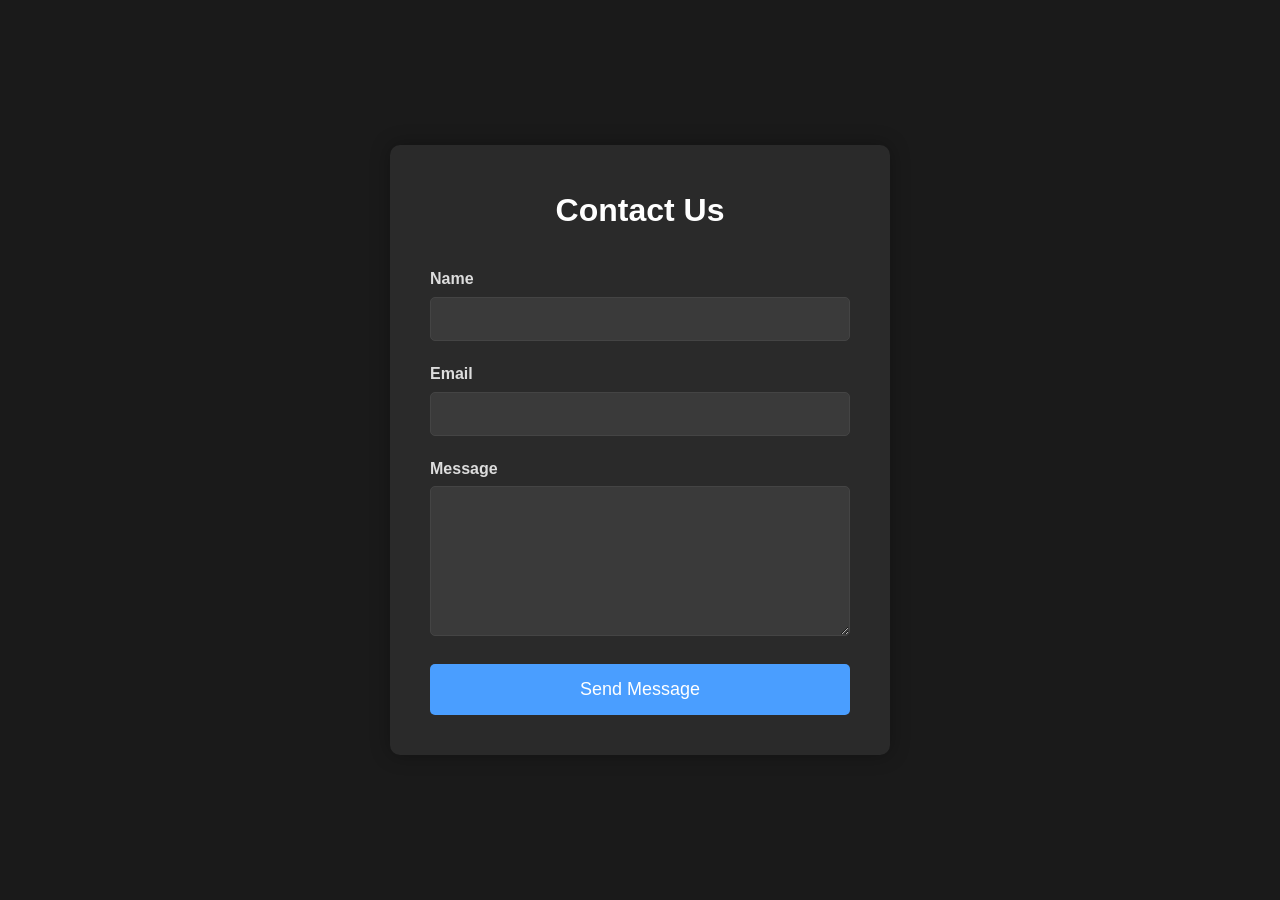
<file: index.html>
<!DOCTYPE html>
<html lang="en">
<head>
    <meta charset="UTF-8">
    <meta name="viewport" content="width=device-width, initial-scale=1.0">
    <title>Contact Us</title>
    <style>
        * {
            margin: 0;
            padding: 0;
            box-sizing: border-box;
        }
        body {
            font-family: Arial, sans-serif;
            line-height: 1.6;
            background: #1a1a1a;
            color: #fff;
            min-height: 100vh;
            display: flex;
            justify-content: center;
            align-items: center;
            padding: 20px;
        }
        .container {
            background: #2a2a2a;
            padding: 40px;
            border-radius: 10px;
            box-shadow: 0 0 20px rgba(0,0,0,0.3);
            width: 100%;
            max-width: 500px;
        }
        h1 {
            text-align: center;
            margin-bottom: 30px;
            color: #fff;
        }
        .form-group {
            margin-bottom: 20px;
        }
        label {
            display: block;
            margin-bottom: 5px;
            font-weight: bold;
            color: #ddd;
        }
        input, textarea {
            width: 100%;
            padding: 12px;
            border: 1px solid #444;
            border-radius: 5px;
            background: #3a3a3a;
            color: #fff;
            font-size: 16px;
        }
        input:focus, textarea:focus {
            outline: none;
            border-color: #4a9eff;
        }
        textarea {
            height: 150px;
            resize: vertical;
        }
        button {
            width: 100%;
            padding: 15px;
            background: #4a9eff;
            color: #fff;
            border: none;
            border-radius: 5px;
            font-size: 18px;
            cursor: pointer;
            transition: background 0.3s;
        }
        button:hover {
            background: #3a8eff;
        }
        .success {
            margin-top: 20px;
            padding: 15px;
            background: #28a745;
            border-radius: 5px;
            text-align: center;
            display: none;
        }
    </style>
</head>
<body>
    <div class="container">
        <h1>Contact Us</h1>
        <form id="contactForm">
            <div class="form-group">
                <label for="name">Name</label>
                <input type="text" id="name" name="name" required>
            </div>
            <div class="form-group">
                <label for="email">Email</label>
                <input type="email" id="email" name="email" required>
            </div>
            <div class="form-group">
                <label for="message">Message</label>
                <textarea id="message" name="message" required></textarea>
            </div>
            <button type="submit">Send Message</button>
        </form>
        <div class="success" id="successMessage">
            Thank you! Your message has been sent.
        </div>
    </div>

    <script>
        document.getElementById('contactForm').addEventListener('submit', function(e) {
            e.preventDefault();
            
            const formData = new FormData(this);
            const successDiv = document.getElementById('successMessage');
            
            successDiv.style.display = 'none';
            
            setTimeout(() => {
                successDiv.style.display = 'block';
                this.reset();
            }, 100);
        });
    </script>
</body>
</html>
</file>
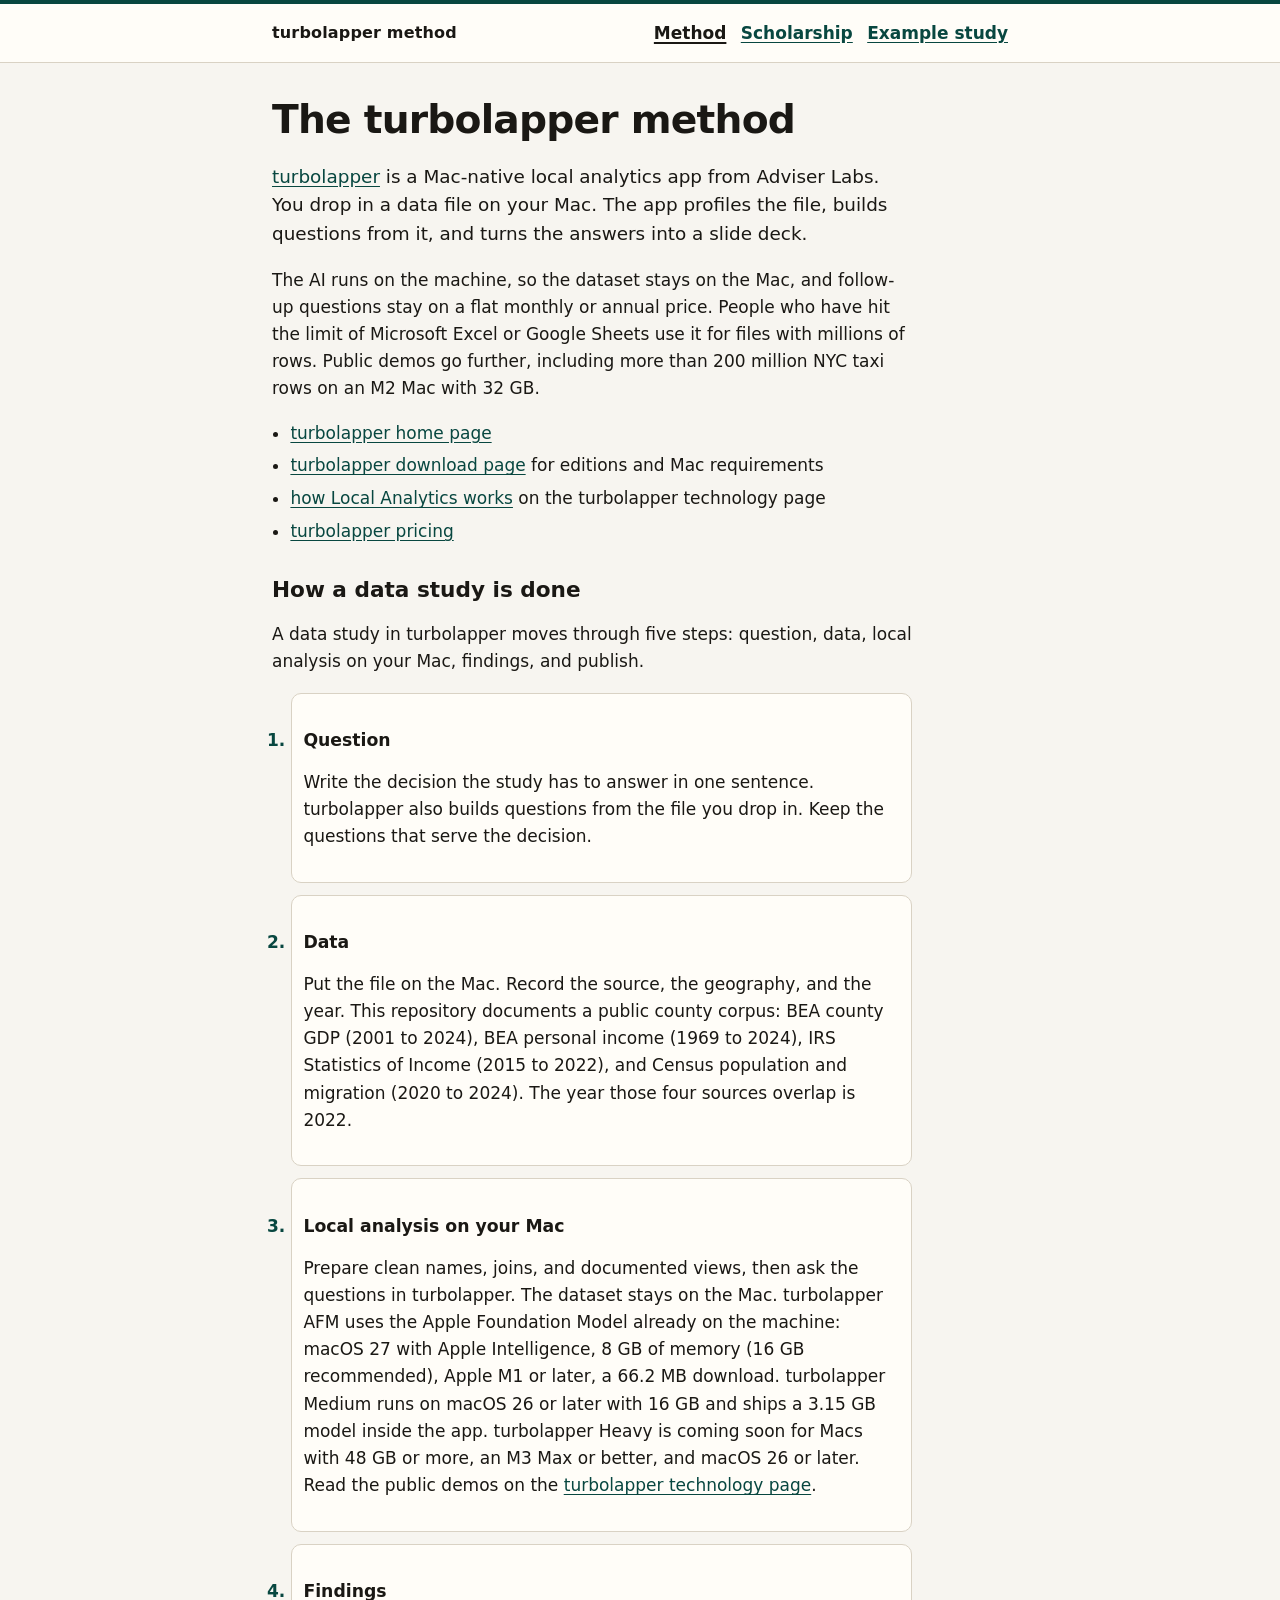
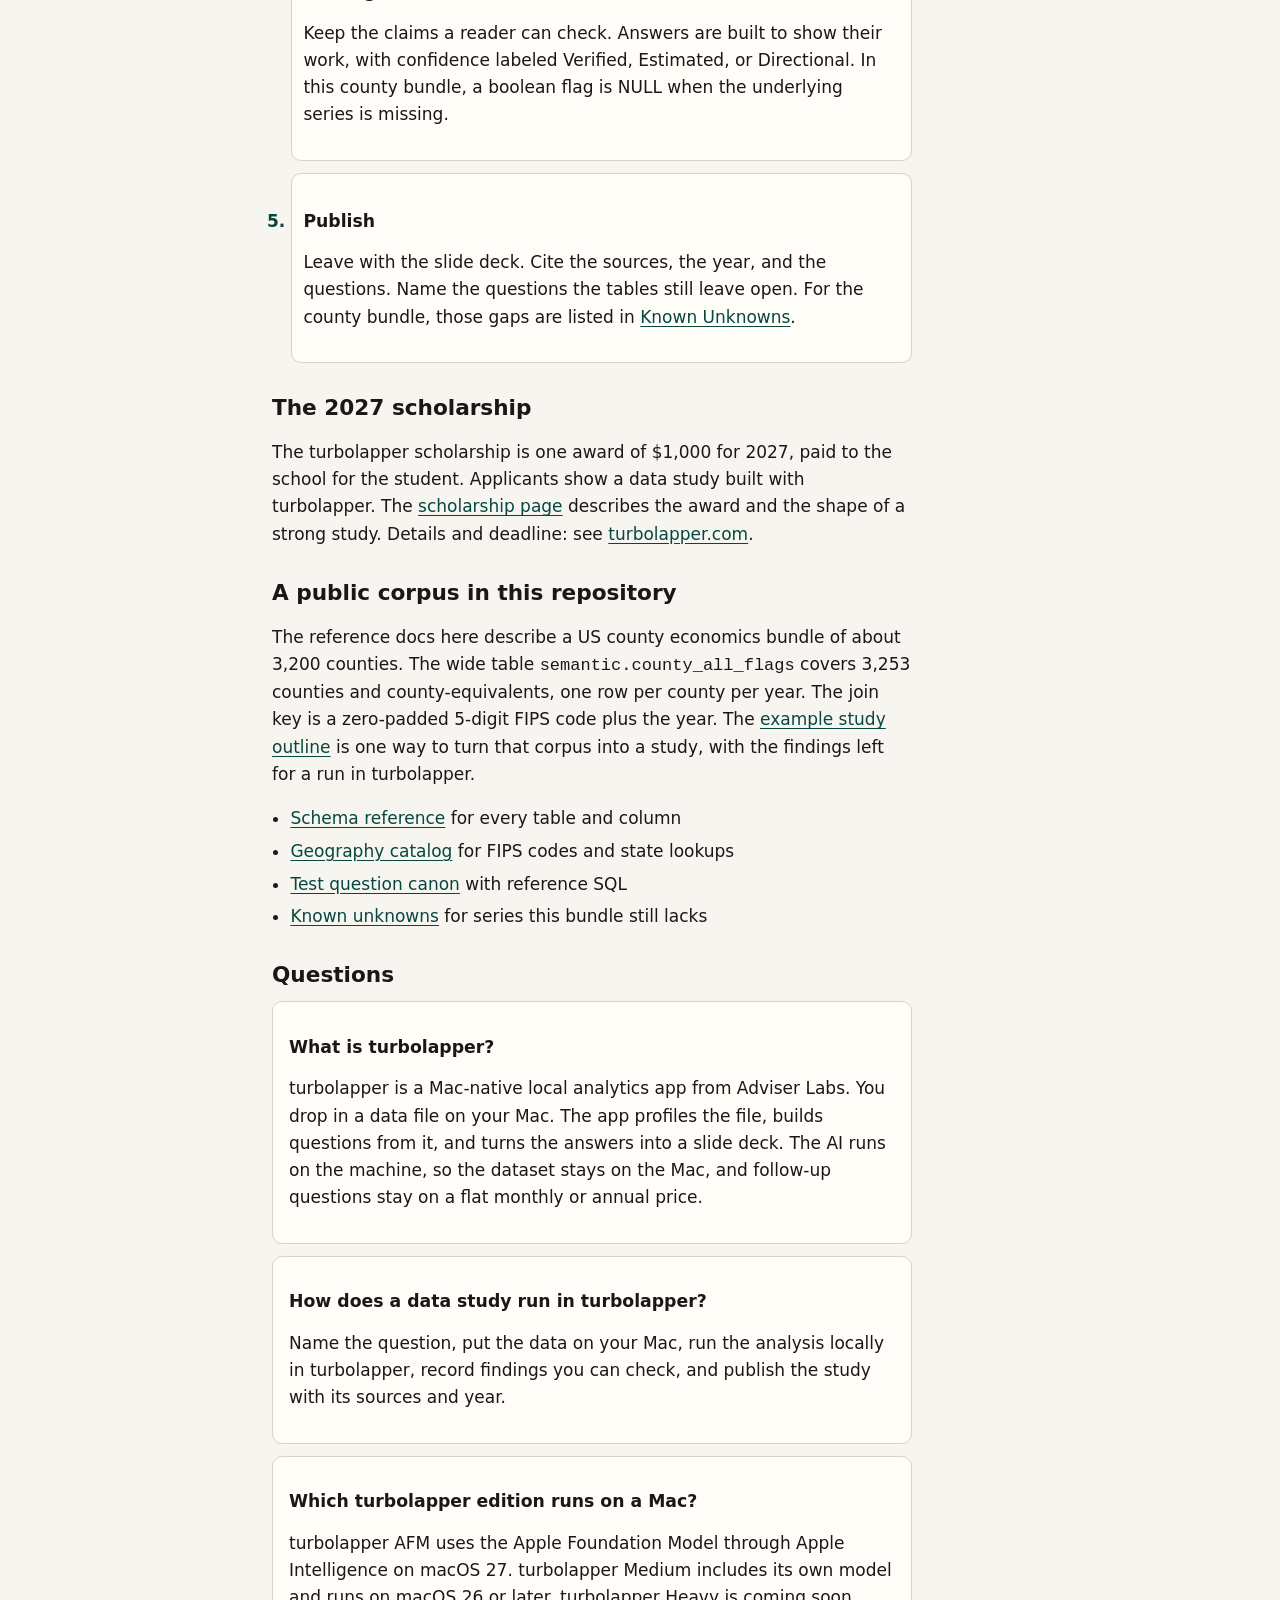
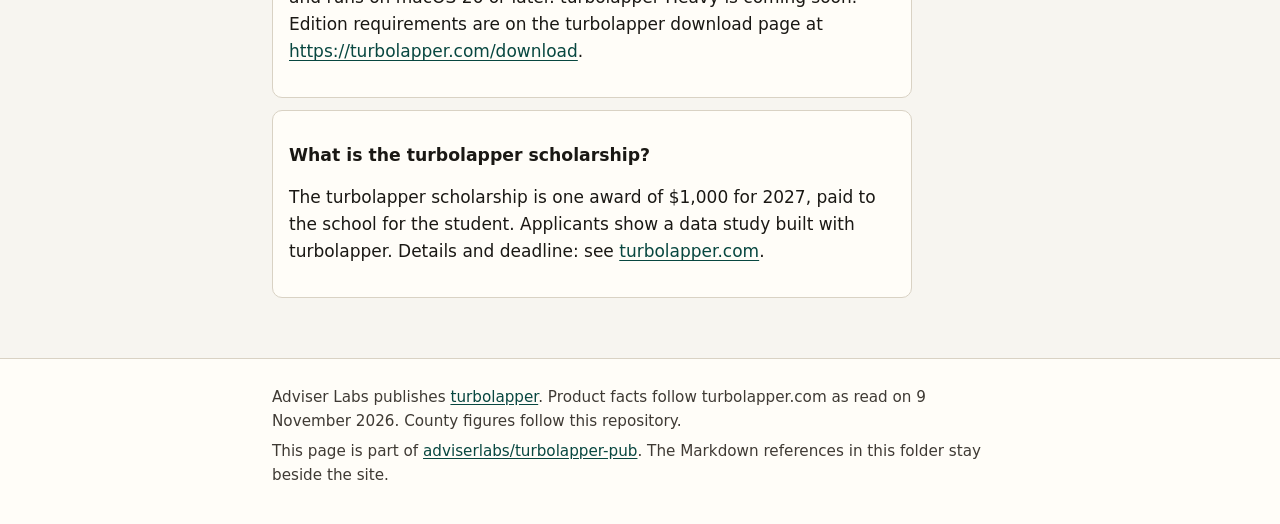
<file: docs/index.html>
<!DOCTYPE html>
<html lang="en">
<head>
  <meta charset="utf-8">
  <meta name="viewport" content="width=device-width, initial-scale=1">
  <title>The turbolapper method</title>
  <meta name="description" content="How a data study runs in turbolapper, the Mac-native local analytics app from Adviser Labs: question, data, local analysis, findings, and publish.">
  <link rel="canonical" href="https://adviserlabs.github.io/turbolapper-pub/">
  <meta property="og:title" content="The turbolapper method">
  <meta property="og:description" content="How a data study runs in turbolapper, the Mac-native local analytics app from Adviser Labs: question, data, local analysis, findings, and publish.">
  <meta property="og:url" content="https://adviserlabs.github.io/turbolapper-pub/">
  <meta property="og:type" content="website">
  <meta property="og:site_name" content="turbolapper">
  <meta property="og:image" content="https://turbolapper.com/assets/img/og-card.png">
  <meta property="og:image:alt" content="turbolapper, local analytics for Mac">
  <meta name="twitter:card" content="summary_large_image">
  <meta name="twitter:title" content="The turbolapper method">
  <meta name="twitter:description" content="How a data study runs in turbolapper, the Mac-native local analytics app from Adviser Labs: question, data, local analysis, findings, and publish.">
  <meta name="twitter:image" content="https://turbolapper.com/assets/img/og-card.png">
  <meta name="theme-color" content="#084740">
  <link rel="icon" href="assets/favicon.svg" type="image/svg+xml">
  <link rel="stylesheet" href="assets/site.css">
  <script type="application/ld+json">
  {
    "@context": "https://schema.org",
    "@graph": [
      {
        "@type": "Organization",
        "@id": "https://adviserlabs.github.io/turbolapper-pub/#organization",
        "name": "Adviser Labs",
        "url": "https://turbolapper.com",
        "brand": {
          "@type": "Brand",
          "name": "turbolapper"
        },
        "sameAs": [
          "https://turbolapper.com",
          "https://github.com/adviserlabs/turbolapper-pub"
        ]
      },
      {
        "@type": "SoftwareApplication",
        "@id": "https://adviserlabs.github.io/turbolapper-pub/#software",
        "name": "turbolapper",
        "applicationCategory": "BusinessApplication",
        "operatingSystem": "macOS 26 or later (turbolapper Medium) or macOS 27 with Apple Intelligence (turbolapper AFM)",
        "url": "https://turbolapper.com",
        "downloadUrl": "https://turbolapper.com/download",
        "description": "turbolapper is a Mac-native local analytics app from Adviser Labs. You drop in a data file on your Mac. The app profiles the file, builds questions from it, and turns the answers into a slide deck.",
        "publisher": {
          "@id": "https://adviserlabs.github.io/turbolapper-pub/#organization"
        }
      },
      {
        "@type": "FAQPage",
        "@id": "https://adviserlabs.github.io/turbolapper-pub/#faq",
        "url": "https://adviserlabs.github.io/turbolapper-pub/",
        "mainEntity": [
          {
            "@type": "Question",
            "name": "What is turbolapper?",
            "acceptedAnswer": {
              "@type": "Answer",
              "text": "turbolapper is a Mac-native local analytics app from Adviser Labs. You drop in a data file on your Mac. The app profiles the file, builds questions from it, and turns the answers into a slide deck. The AI runs on the machine, so the dataset stays on the Mac, and follow-up questions stay on a flat monthly or annual price."
            }
          },
          {
            "@type": "Question",
            "name": "How does a data study run in turbolapper?",
            "acceptedAnswer": {
              "@type": "Answer",
              "text": "Name the question, put the data on your Mac, run the analysis locally in turbolapper, record findings you can check, and publish the study with its sources and year."
            }
          },
          {
            "@type": "Question",
            "name": "Which turbolapper edition runs on a Mac?",
            "acceptedAnswer": {
              "@type": "Answer",
              "text": "turbolapper AFM uses the Apple Foundation Model through Apple Intelligence on macOS 27. turbolapper Medium includes its own model and runs on macOS 26 or later. turbolapper Heavy is coming soon. Edition requirements are on the turbolapper download page at https://turbolapper.com/download."
            }
          },
          {
            "@type": "Question",
            "name": "What is the turbolapper scholarship?",
            "acceptedAnswer": {
              "@type": "Answer",
              "text": "The turbolapper scholarship is one award of $1,000 for 2027, paid to the school for the student. Applicants show a data study built with turbolapper. Details and deadline: see turbolapper.com."
            }
          }
        ]
      }
    ]
  }
  </script>
</head>
<body>
  <a class="skip" href="#content">Skip to content</a>
  <header class="site-header">
    <div class="wrap">
      <p class="brand"><a href="./">turbolapper method</a></p>
      <nav aria-label="Primary">
        <ul>
          <li><a href="./" aria-current="page">Method</a></li>
          <li><a href="scholarship/">Scholarship</a></li>
          <li><a href="example/">Example study</a></li>
        </ul>
      </nav>
    </div>
  </header>
  <main id="content">
    <div class="wrap">
      <h1>The turbolapper method</h1>
      <p class="lede"><a href="https://turbolapper.com">turbolapper</a> is a Mac-native local analytics app from Adviser Labs. You drop in a data file on your Mac. The app profiles the file, builds questions from it, and turns the answers into a slide deck.</p>
      <p>The AI runs on the machine, so the dataset stays on the Mac, and follow-up questions stay on a flat monthly or annual price. People who have hit the limit of Microsoft Excel or Google Sheets use it for files with millions of rows. Public demos go further, including more than 200 million NYC taxi rows on an M2 Mac with 32 GB.</p>
      <ul class="links">
        <li><a href="https://turbolapper.com">turbolapper home page</a></li>
        <li><a href="https://turbolapper.com/download">turbolapper download page</a> for editions and Mac requirements</li>
        <li><a href="https://turbolapper.com/technology">how Local Analytics works</a> on the turbolapper technology page</li>
        <li><a href="https://turbolapper.com/pricing">turbolapper pricing</a></li>
      </ul>

      <h2>How a data study is done</h2>
      <p>A data study in turbolapper moves through five steps: question, data, local analysis on your Mac, findings, and publish.</p>
      <ol class="steps">
        <li>
          <h3>Question</h3>
          <p>Write the decision the study has to answer in one sentence. turbolapper also builds questions from the file you drop in. Keep the questions that serve the decision.</p>
        </li>
        <li>
          <h3>Data</h3>
          <p>Put the file on the Mac. Record the source, the geography, and the year. This repository documents a public county corpus: BEA county GDP (2001 to 2024), BEA personal income (1969 to 2024), IRS Statistics of Income (2015 to 2022), and Census population and migration (2020 to 2024). The year those four sources overlap is 2022.</p>
        </li>
        <li>
          <h3>Local analysis on your Mac</h3>
          <p>Prepare clean names, joins, and documented views, then ask the questions in turbolapper. The dataset stays on the Mac. turbolapper AFM uses the Apple Foundation Model already on the machine: macOS 27 with Apple Intelligence, 8 GB of memory (16 GB recommended), Apple M1 or later, a 66.2 MB download. turbolapper Medium runs on macOS 26 or later with 16 GB and ships a 3.15 GB model inside the app. turbolapper Heavy is coming soon for Macs with 48 GB or more, an M3 Max or better, and macOS 26 or later. Read the public demos on the <a href="https://turbolapper.com/technology">turbolapper technology page</a>.</p>
        </li>
        <li>
          <h3>Findings</h3>
          <p>Keep the claims a reader can check. Answers are built to show their work, with confidence labeled Verified, Estimated, or Directional. In this county bundle, a boolean flag is NULL when the underlying series is missing.</p>
        </li>
        <li>
          <h3>Publish</h3>
          <p>Leave with the slide deck. Cite the sources, the year, and the questions. Name the questions the tables still leave open. For the county bundle, those gaps are listed in <a href="KNOWN_UNKNOWNS.md">Known Unknowns</a>.</p>
        </li>
      </ol>

      <h2>The 2027 scholarship</h2>
      <p>The turbolapper scholarship is one award of $1,000 for 2027, paid to the school for the student. Applicants show a data study built with turbolapper. The <a href="scholarship/">scholarship page</a> describes the award and the shape of a strong study. Details and deadline: see <a href="https://turbolapper.com">turbolapper.com</a>.</p>

      <h2>A public corpus in this repository</h2>
      <p>The reference docs here describe a US county economics bundle of about 3,200 counties. The wide table <code>semantic.county_all_flags</code> covers 3,253 counties and county-equivalents, one row per county per year. The join key is a zero-padded 5-digit FIPS code plus the year. The <a href="example/">example study outline</a> is one way to turn that corpus into a study, with the findings left for a run in turbolapper.</p>
      <ul class="links">
        <li><a href="SCHEMA_REFERENCE.md">Schema reference</a> for every table and column</li>
        <li><a href="GEO_CATALOG.md">Geography catalog</a> for FIPS codes and state lookups</li>
        <li><a href="TEST_QUESTIONS.md">Test question canon</a> with reference SQL</li>
        <li><a href="KNOWN_UNKNOWNS.md">Known unknowns</a> for series this bundle still lacks</li>
      </ul>

      <h2>Questions</h2>
      <div class="faq">
        <h3>What is turbolapper?</h3>
        <p>turbolapper is a Mac-native local analytics app from Adviser Labs. You drop in a data file on your Mac. The app profiles the file, builds questions from it, and turns the answers into a slide deck. The AI runs on the machine, so the dataset stays on the Mac, and follow-up questions stay on a flat monthly or annual price.</p>
      </div>
      <div class="faq">
        <h3>How does a data study run in turbolapper?</h3>
        <p>Name the question, put the data on your Mac, run the analysis locally in turbolapper, record findings you can check, and publish the study with its sources and year.</p>
      </div>
      <div class="faq">
        <h3>Which turbolapper edition runs on a Mac?</h3>
        <p>turbolapper AFM uses the Apple Foundation Model through Apple Intelligence on macOS 27. turbolapper Medium includes its own model and runs on macOS 26 or later. turbolapper Heavy is coming soon. Edition requirements are on the turbolapper download page at <a href="https://turbolapper.com/download">https://turbolapper.com/download</a>.</p>
      </div>
      <div class="faq">
        <h3>What is the turbolapper scholarship?</h3>
        <p>The turbolapper scholarship is one award of $1,000 for 2027, paid to the school for the student. Applicants show a data study built with turbolapper. Details and deadline: see <a href="https://turbolapper.com">turbolapper.com</a>.</p>
      </div>
    </div>
  </main>
  <footer class="site-footer">
    <div class="wrap">
      <p>Adviser Labs publishes <a href="https://turbolapper.com">turbolapper</a>. Product facts follow turbolapper.com as read on 9 November 2026. County figures follow this repository.</p>
      <p>This page is part of <a href="https://github.com/adviserlabs/turbolapper-pub">adviserlabs/turbolapper-pub</a>. The Markdown references in this folder stay beside the site.</p>
    </div>
  </footer>
</body>
</html>
</file>
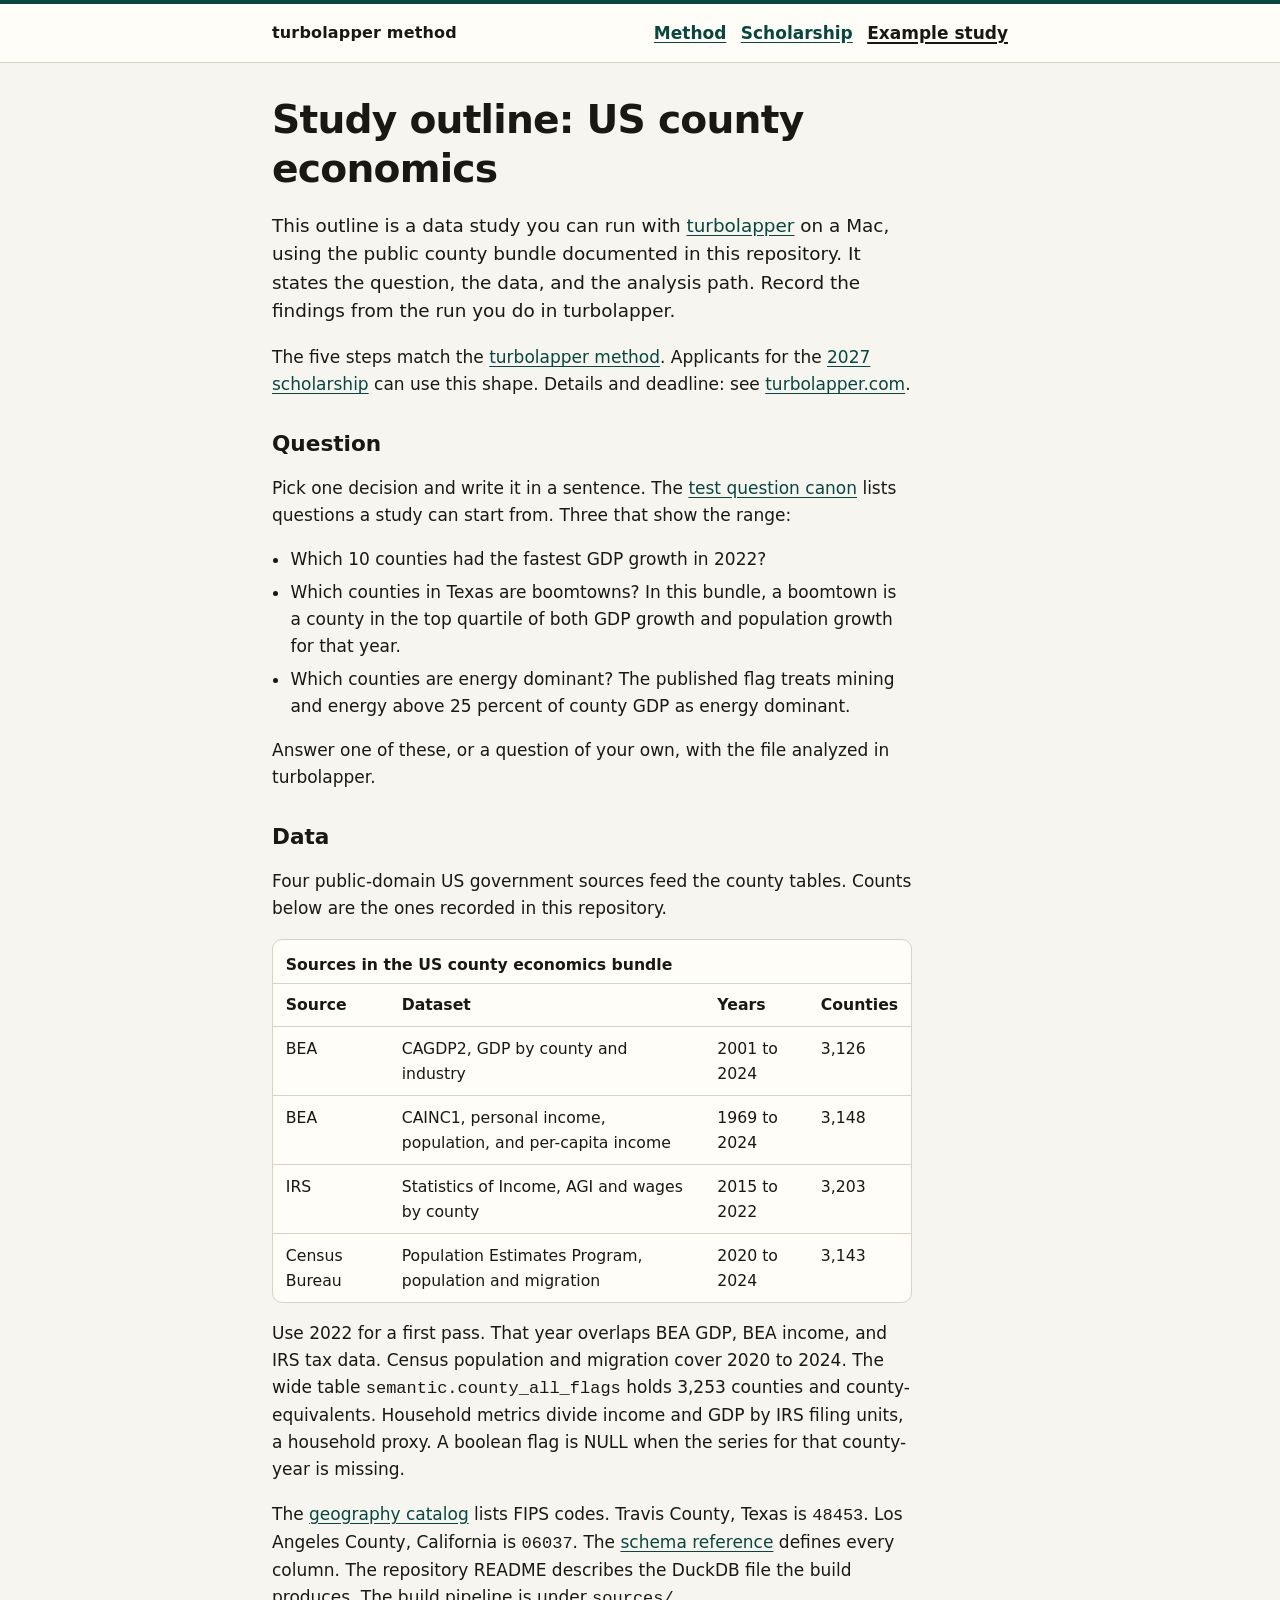
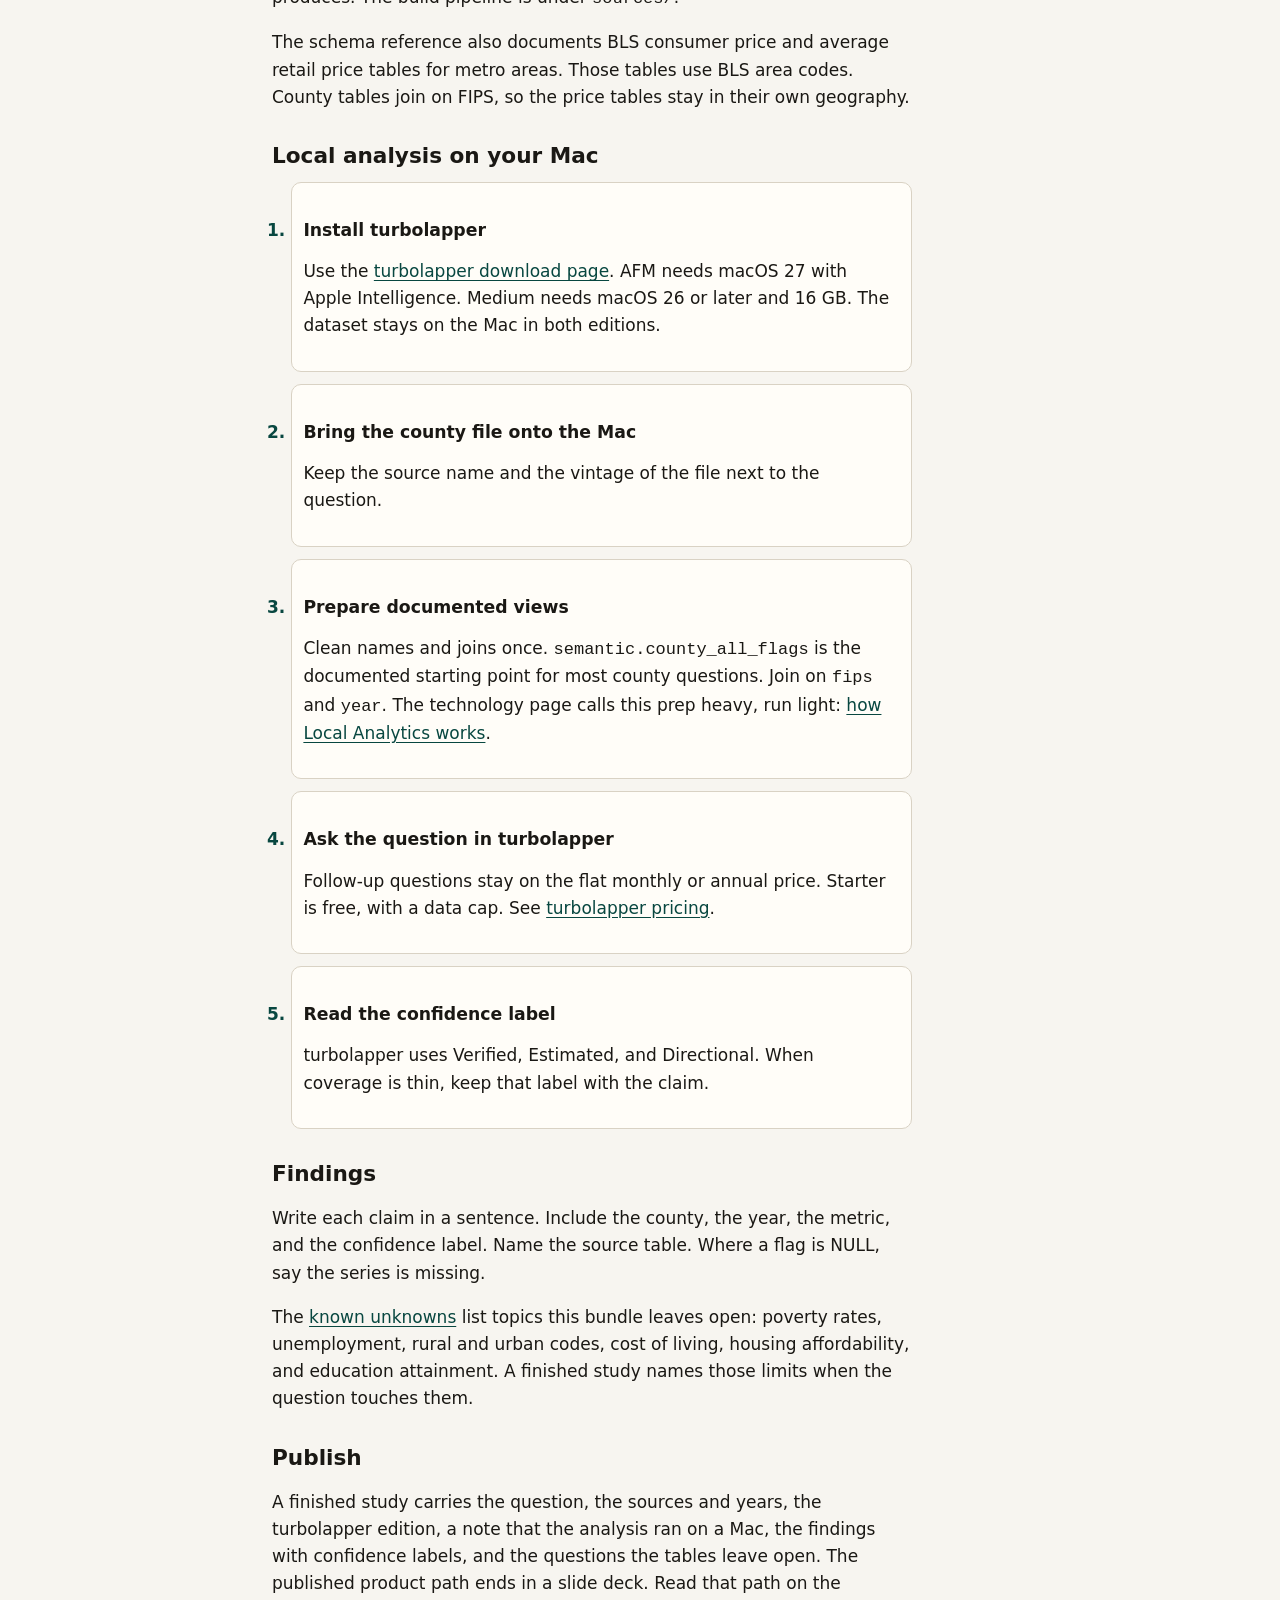
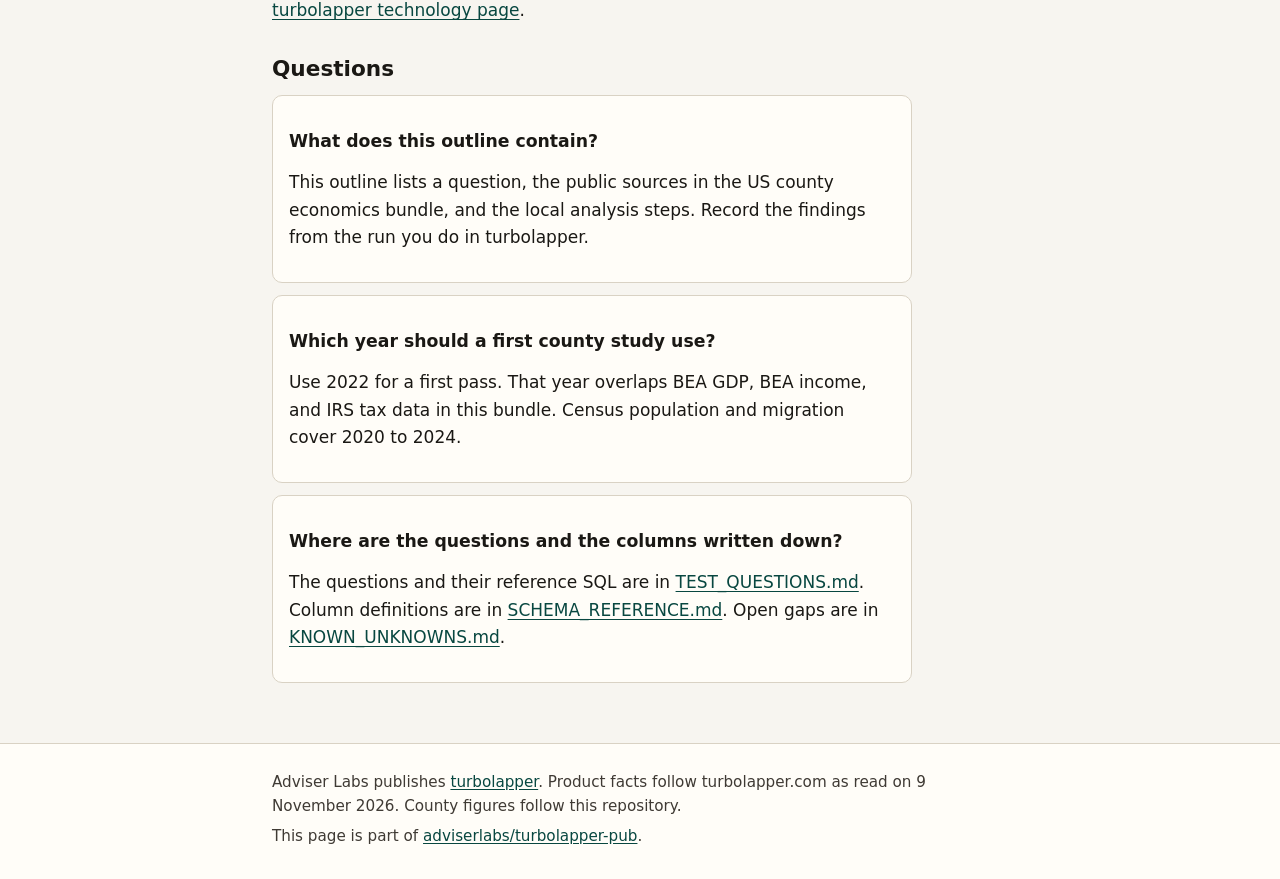
<file: docs/example/index.html>
<!DOCTYPE html>
<html lang="en">
<head>
  <meta charset="utf-8">
  <meta name="viewport" content="width=device-width, initial-scale=1">
  <title>US county economics study outline</title>
  <meta name="description" content="An outline for a US county economics study using the public bundle in this repository and turbolapper on a Mac. Questions and sources, with findings left to the run.">
  <link rel="canonical" href="https://adviserlabs.github.io/turbolapper-pub/example/">
  <meta property="og:title" content="US county economics study outline">
  <meta property="og:description" content="An outline for a US county economics study using the public bundle in this repository and turbolapper on a Mac. Questions and sources, with findings left to the run.">
  <meta property="og:url" content="https://adviserlabs.github.io/turbolapper-pub/example/">
  <meta property="og:type" content="website">
  <meta property="og:site_name" content="turbolapper">
  <meta property="og:image" content="https://turbolapper.com/assets/img/og-card.png">
  <meta property="og:image:alt" content="turbolapper, local analytics for Mac">
  <meta name="twitter:card" content="summary_large_image">
  <meta name="twitter:title" content="US county economics study outline">
  <meta name="twitter:description" content="An outline for a US county economics study using the public bundle in this repository and turbolapper on a Mac. Questions and sources, with findings left to the run.">
  <meta name="twitter:image" content="https://turbolapper.com/assets/img/og-card.png">
  <meta name="theme-color" content="#084740">
  <link rel="icon" href="../assets/favicon.svg" type="image/svg+xml">
  <link rel="stylesheet" href="../assets/site.css">
  <script type="application/ld+json">
  {
    "@context": "https://schema.org",
    "@graph": [
      {
        "@type": "Organization",
        "@id": "https://adviserlabs.github.io/turbolapper-pub/#organization",
        "name": "Adviser Labs",
        "url": "https://turbolapper.com",
        "brand": {
          "@type": "Brand",
          "name": "turbolapper"
        },
        "sameAs": [
          "https://turbolapper.com",
          "https://github.com/adviserlabs/turbolapper-pub"
        ]
      },
      {
        "@type": "SoftwareApplication",
        "@id": "https://adviserlabs.github.io/turbolapper-pub/#software",
        "name": "turbolapper",
        "applicationCategory": "BusinessApplication",
        "operatingSystem": "macOS 26 or later (turbolapper Medium) or macOS 27 with Apple Intelligence (turbolapper AFM)",
        "url": "https://turbolapper.com",
        "downloadUrl": "https://turbolapper.com/download",
        "description": "turbolapper is a Mac-native local analytics app from Adviser Labs. You drop in a data file on your Mac. The app profiles the file, builds questions from it, and turns the answers into a slide deck.",
        "publisher": {
          "@id": "https://adviserlabs.github.io/turbolapper-pub/#organization"
        }
      },
      {
        "@type": "FAQPage",
        "@id": "https://adviserlabs.github.io/turbolapper-pub/example/#faq",
        "url": "https://adviserlabs.github.io/turbolapper-pub/example/",
        "mainEntity": [
          {
            "@type": "Question",
            "name": "What does this outline contain?",
            "acceptedAnswer": {
              "@type": "Answer",
              "text": "This outline lists a question, the public sources in the US county economics bundle, and the local analysis steps. Record the findings from the run you do in turbolapper."
            }
          },
          {
            "@type": "Question",
            "name": "Which year should a first county study use?",
            "acceptedAnswer": {
              "@type": "Answer",
              "text": "Use 2022 for a first pass. That year overlaps BEA GDP, BEA income, and IRS tax data in this bundle. Census population and migration cover 2020 to 2024."
            }
          },
          {
            "@type": "Question",
            "name": "Where are the questions and the columns written down?",
            "acceptedAnswer": {
              "@type": "Answer",
              "text": "The questions and their reference SQL are in TEST_QUESTIONS.md. Column definitions are in SCHEMA_REFERENCE.md. Open gaps are in KNOWN_UNKNOWNS.md."
            }
          }
        ]
      }
    ]
  }
  </script>
</head>
<body>
  <a class="skip" href="#content">Skip to content</a>
  <header class="site-header">
    <div class="wrap">
      <p class="brand"><a href="../">turbolapper method</a></p>
      <nav aria-label="Primary">
        <ul>
          <li><a href="../">Method</a></li>
          <li><a href="../scholarship/">Scholarship</a></li>
          <li><a href="./" aria-current="page">Example study</a></li>
        </ul>
      </nav>
    </div>
  </header>
  <main id="content">
    <div class="wrap">
      <h1>Study outline: US county economics</h1>
      <p class="lede">This outline is a data study you can run with <a href="https://turbolapper.com">turbolapper</a> on a Mac, using the public county bundle documented in this repository. It states the question, the data, and the analysis path. Record the findings from the run you do in turbolapper.</p>
      <p>The five steps match the <a href="../">turbolapper method</a>. Applicants for the <a href="../scholarship/">2027 scholarship</a> can use this shape. Details and deadline: see <a href="https://turbolapper.com">turbolapper.com</a>.</p>

      <h2>Question</h2>
      <p>Pick one decision and write it in a sentence. The <a href="../TEST_QUESTIONS.md">test question canon</a> lists questions a study can start from. Three that show the range:</p>
      <ul class="links">
        <li>Which 10 counties had the fastest GDP growth in 2022?</li>
        <li>Which counties in Texas are boomtowns? In this bundle, a boomtown is a county in the top quartile of both GDP growth and population growth for that year.</li>
        <li>Which counties are energy dominant? The published flag treats mining and energy above 25 percent of county GDP as energy dominant.</li>
      </ul>
      <p>Answer one of these, or a question of your own, with the file analyzed in turbolapper.</p>

      <h2>Data</h2>
      <p>Four public-domain US government sources feed the county tables. Counts below are the ones recorded in this repository.</p>
      <div class="table-wrap">
        <table>
          <caption>Sources in the US county economics bundle</caption>
          <thead>
            <tr>
              <th scope="col">Source</th>
              <th scope="col">Dataset</th>
              <th scope="col">Years</th>
              <th scope="col">Counties</th>
            </tr>
          </thead>
          <tbody>
            <tr>
              <td>BEA</td>
              <td>CAGDP2, GDP by county and industry</td>
              <td>2001 to 2024</td>
              <td>3,126</td>
            </tr>
            <tr>
              <td>BEA</td>
              <td>CAINC1, personal income, population, and per-capita income</td>
              <td>1969 to 2024</td>
              <td>3,148</td>
            </tr>
            <tr>
              <td>IRS</td>
              <td>Statistics of Income, AGI and wages by county</td>
              <td>2015 to 2022</td>
              <td>3,203</td>
            </tr>
            <tr>
              <td>Census Bureau</td>
              <td>Population Estimates Program, population and migration</td>
              <td>2020 to 2024</td>
              <td>3,143</td>
            </tr>
          </tbody>
        </table>
      </div>
      <p>Use 2022 for a first pass. That year overlaps BEA GDP, BEA income, and IRS tax data. Census population and migration cover 2020 to 2024. The wide table <code>semantic.county_all_flags</code> holds 3,253 counties and county-equivalents. Household metrics divide income and GDP by IRS filing units, a household proxy. A boolean flag is NULL when the series for that county-year is missing.</p>
      <p>The <a href="../GEO_CATALOG.md">geography catalog</a> lists FIPS codes. Travis County, Texas is <code>48453</code>. Los Angeles County, California is <code>06037</code>. The <a href="../SCHEMA_REFERENCE.md">schema reference</a> defines every column. The repository README describes the DuckDB file the build produces. The build pipeline is under <code>sources/</code>.</p>
      <p>The schema reference also documents BLS consumer price and average retail price tables for metro areas. Those tables use BLS area codes. County tables join on FIPS, so the price tables stay in their own geography.</p>

      <h2>Local analysis on your Mac</h2>
      <ol class="steps">
        <li>
          <h3>Install turbolapper</h3>
          <p>Use the <a href="https://turbolapper.com/download">turbolapper download page</a>. AFM needs macOS 27 with Apple Intelligence. Medium needs macOS 26 or later and 16 GB. The dataset stays on the Mac in both editions.</p>
        </li>
        <li>
          <h3>Bring the county file onto the Mac</h3>
          <p>Keep the source name and the vintage of the file next to the question.</p>
        </li>
        <li>
          <h3>Prepare documented views</h3>
          <p>Clean names and joins once. <code>semantic.county_all_flags</code> is the documented starting point for most county questions. Join on <code>fips</code> and <code>year</code>. The technology page calls this prep heavy, run light: <a href="https://turbolapper.com/technology">how Local Analytics works</a>.</p>
        </li>
        <li>
          <h3>Ask the question in turbolapper</h3>
          <p>Follow-up questions stay on the flat monthly or annual price. Starter is free, with a data cap. See <a href="https://turbolapper.com/pricing">turbolapper pricing</a>.</p>
        </li>
        <li>
          <h3>Read the confidence label</h3>
          <p>turbolapper uses Verified, Estimated, and Directional. When coverage is thin, keep that label with the claim.</p>
        </li>
      </ol>

      <h2>Findings</h2>
      <p>Write each claim in a sentence. Include the county, the year, the metric, and the confidence label. Name the source table. Where a flag is NULL, say the series is missing.</p>
      <p>The <a href="../KNOWN_UNKNOWNS.md">known unknowns</a> list topics this bundle leaves open: poverty rates, unemployment, rural and urban codes, cost of living, housing affordability, and education attainment. A finished study names those limits when the question touches them.</p>

      <h2>Publish</h2>
      <p>A finished study carries the question, the sources and years, the turbolapper edition, a note that the analysis ran on a Mac, the findings with confidence labels, and the questions the tables leave open. The published product path ends in a slide deck. Read that path on the <a href="https://turbolapper.com/technology">turbolapper technology page</a>.</p>

      <h2>Questions</h2>
      <div class="faq">
        <h3>What does this outline contain?</h3>
        <p>This outline lists a question, the public sources in the US county economics bundle, and the local analysis steps. Record the findings from the run you do in turbolapper.</p>
      </div>
      <div class="faq">
        <h3>Which year should a first county study use?</h3>
        <p>Use 2022 for a first pass. That year overlaps BEA GDP, BEA income, and IRS tax data in this bundle. Census population and migration cover 2020 to 2024.</p>
      </div>
      <div class="faq">
        <h3>Where are the questions and the columns written down?</h3>
        <p>The questions and their reference SQL are in <a href="../TEST_QUESTIONS.md">TEST_QUESTIONS.md</a>. Column definitions are in <a href="../SCHEMA_REFERENCE.md">SCHEMA_REFERENCE.md</a>. Open gaps are in <a href="../KNOWN_UNKNOWNS.md">KNOWN_UNKNOWNS.md</a>.</p>
      </div>
    </div>
  </main>
  <footer class="site-footer">
    <div class="wrap">
      <p>Adviser Labs publishes <a href="https://turbolapper.com">turbolapper</a>. Product facts follow turbolapper.com as read on 9 November 2026. County figures follow this repository.</p>
      <p>This page is part of <a href="https://github.com/adviserlabs/turbolapper-pub">adviserlabs/turbolapper-pub</a>.</p>
    </div>
  </footer>
</body>
</html>
</file>
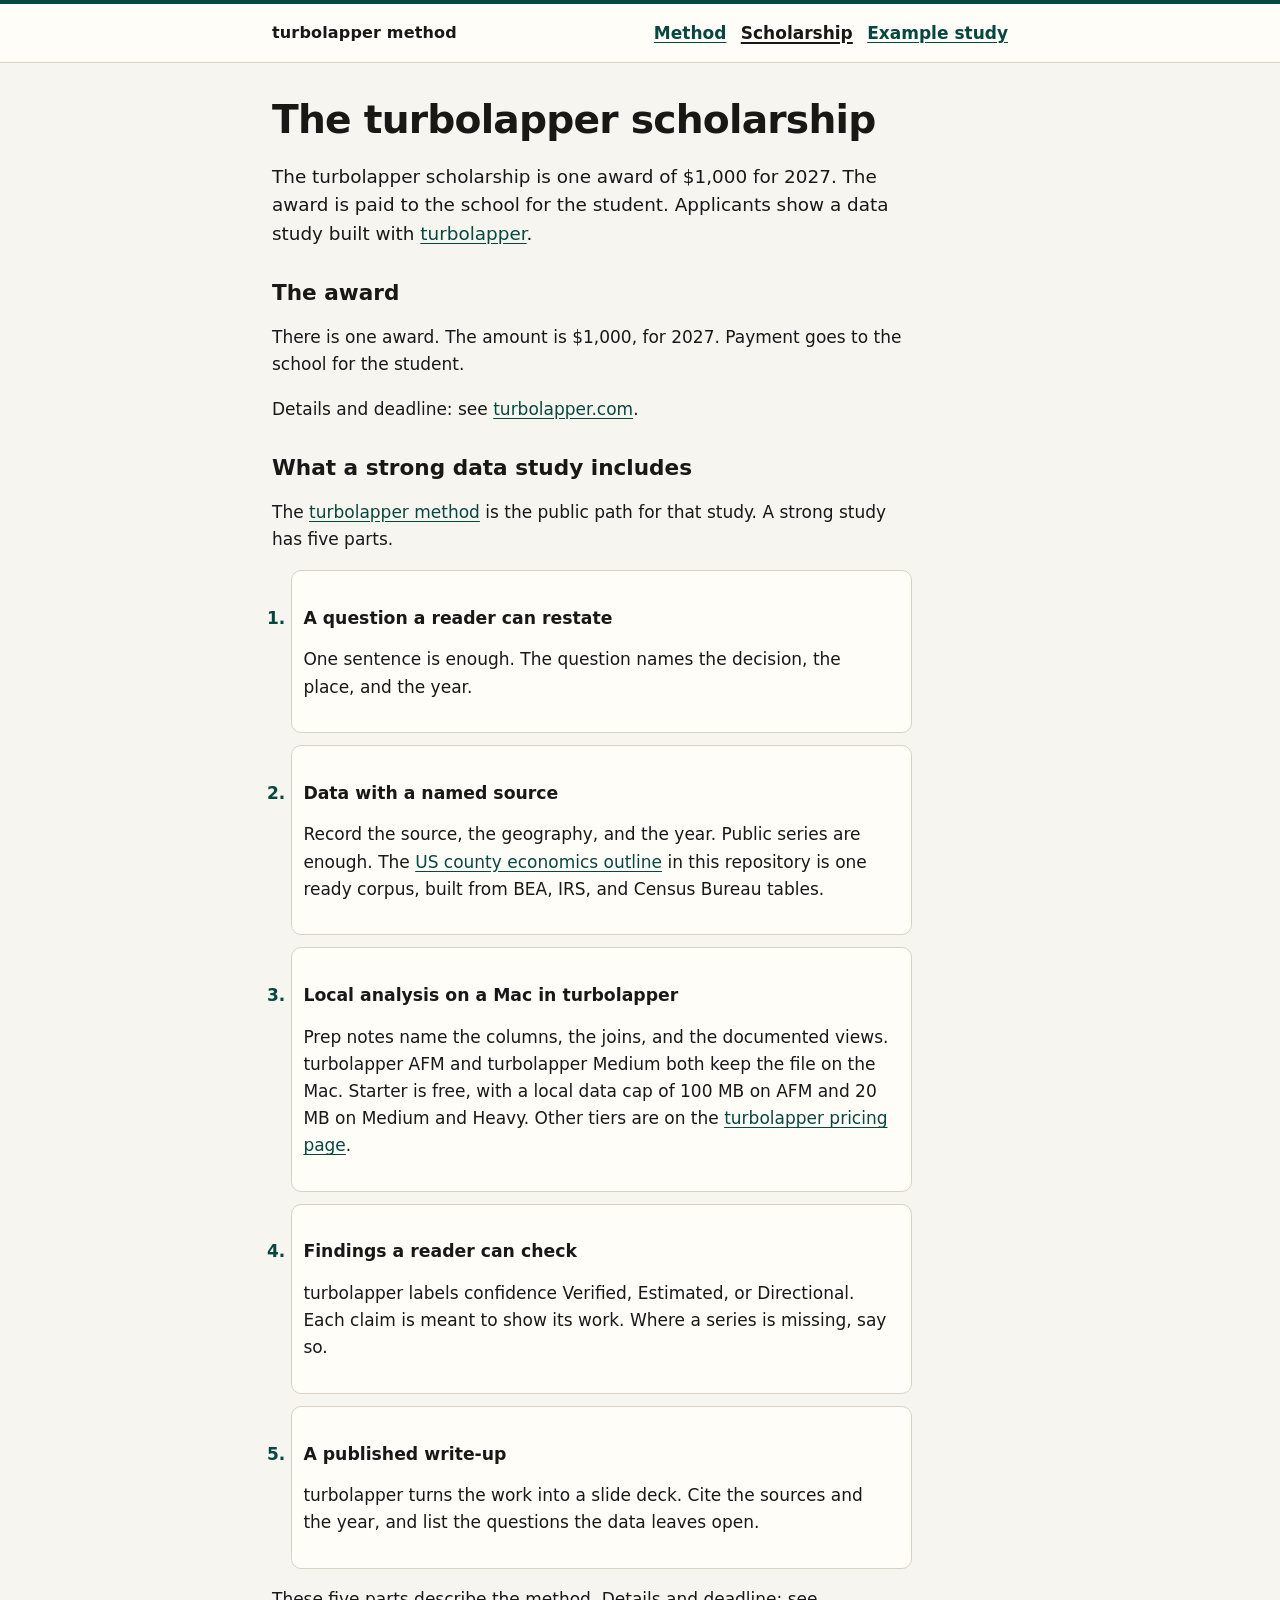
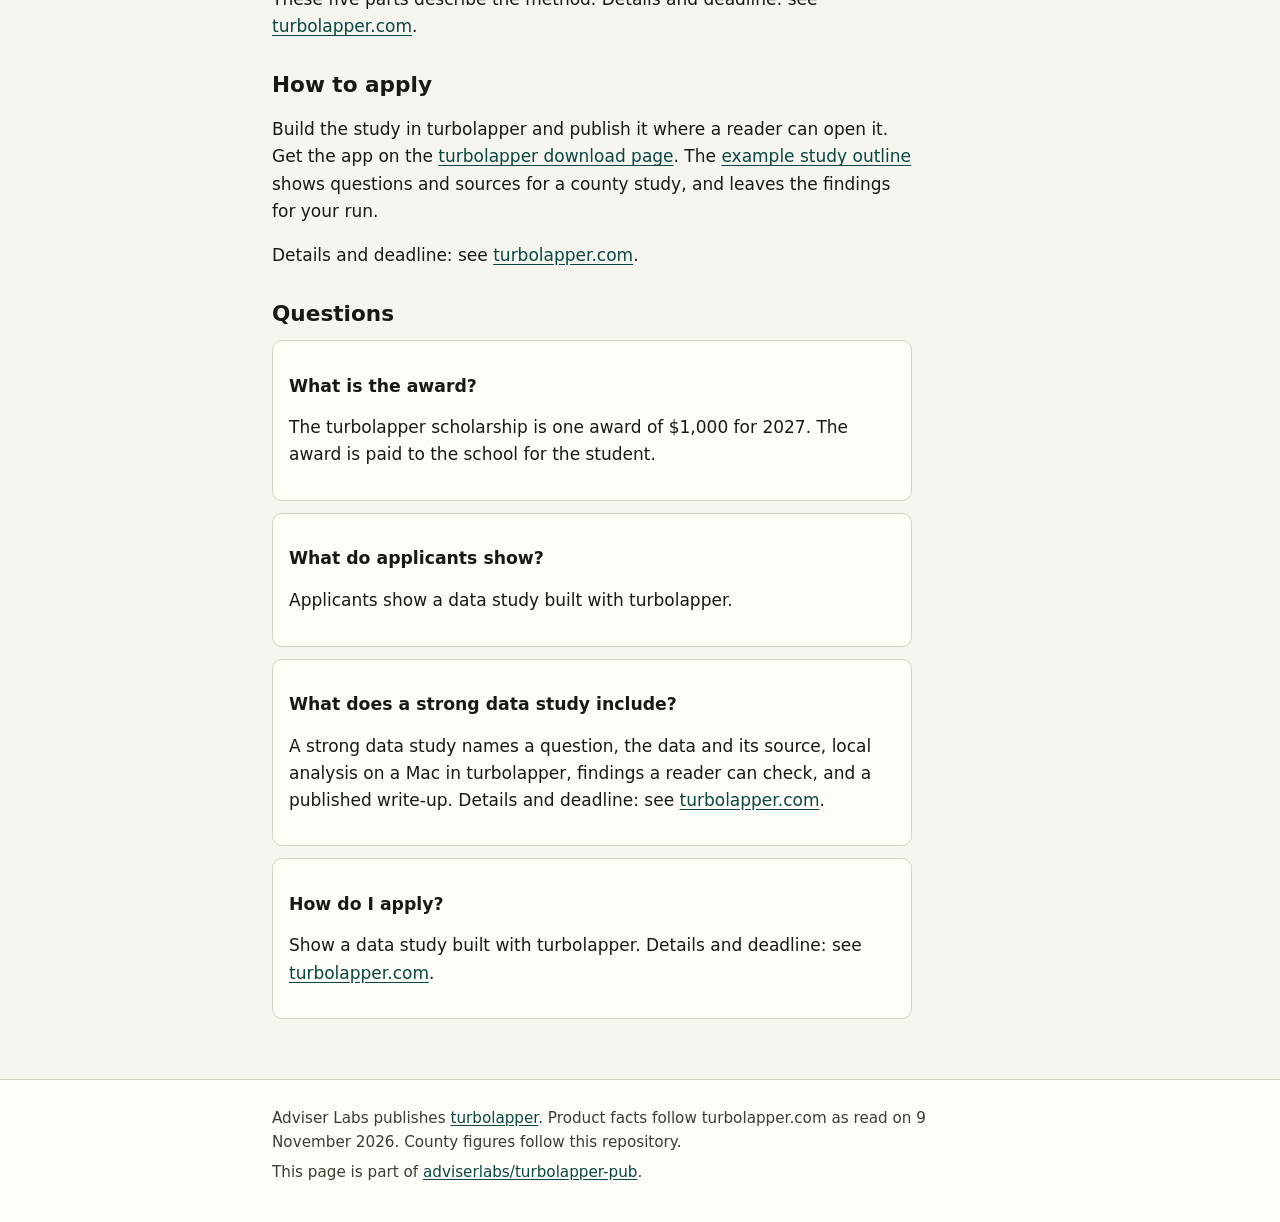
<file: docs/scholarship/index.html>
<!DOCTYPE html>
<html lang="en">
<head>
  <meta charset="utf-8">
  <meta name="viewport" content="width=device-width, initial-scale=1">
  <title>The turbolapper scholarship for 2027</title>
  <meta name="description" content="The turbolapper scholarship is one $1,000 award for 2027, paid to the school for the student. Applicants show a data study built with turbolapper.">
  <link rel="canonical" href="https://adviserlabs.github.io/turbolapper-pub/scholarship/">
  <meta property="og:title" content="The turbolapper scholarship for 2027">
  <meta property="og:description" content="The turbolapper scholarship is one $1,000 award for 2027, paid to the school for the student. Applicants show a data study built with turbolapper.">
  <meta property="og:url" content="https://adviserlabs.github.io/turbolapper-pub/scholarship/">
  <meta property="og:type" content="website">
  <meta property="og:site_name" content="turbolapper">
  <meta property="og:image" content="https://turbolapper.com/assets/img/og-card.png">
  <meta property="og:image:alt" content="turbolapper, local analytics for Mac">
  <meta name="twitter:card" content="summary_large_image">
  <meta name="twitter:title" content="The turbolapper scholarship for 2027">
  <meta name="twitter:description" content="The turbolapper scholarship is one $1,000 award for 2027, paid to the school for the student. Applicants show a data study built with turbolapper.">
  <meta name="twitter:image" content="https://turbolapper.com/assets/img/og-card.png">
  <meta name="theme-color" content="#084740">
  <link rel="icon" href="../assets/favicon.svg" type="image/svg+xml">
  <link rel="stylesheet" href="../assets/site.css">
  <script type="application/ld+json">
  {
    "@context": "https://schema.org",
    "@graph": [
      {
        "@type": "Organization",
        "@id": "https://adviserlabs.github.io/turbolapper-pub/#organization",
        "name": "Adviser Labs",
        "url": "https://turbolapper.com",
        "brand": {
          "@type": "Brand",
          "name": "turbolapper"
        },
        "sameAs": [
          "https://turbolapper.com",
          "https://github.com/adviserlabs/turbolapper-pub"
        ]
      },
      {
        "@type": "SoftwareApplication",
        "@id": "https://adviserlabs.github.io/turbolapper-pub/#software",
        "name": "turbolapper",
        "applicationCategory": "BusinessApplication",
        "operatingSystem": "macOS 26 or later (turbolapper Medium) or macOS 27 with Apple Intelligence (turbolapper AFM)",
        "url": "https://turbolapper.com",
        "downloadUrl": "https://turbolapper.com/download",
        "description": "turbolapper is a Mac-native local analytics app from Adviser Labs. You drop in a data file on your Mac. The app profiles the file, builds questions from it, and turns the answers into a slide deck.",
        "publisher": {
          "@id": "https://adviserlabs.github.io/turbolapper-pub/#organization"
        }
      },
      {
        "@type": "FAQPage",
        "@id": "https://adviserlabs.github.io/turbolapper-pub/scholarship/#faq",
        "url": "https://adviserlabs.github.io/turbolapper-pub/scholarship/",
        "mainEntity": [
          {
            "@type": "Question",
            "name": "What is the award?",
            "acceptedAnswer": {
              "@type": "Answer",
              "text": "The turbolapper scholarship is one award of $1,000 for 2027. The award is paid to the school for the student."
            }
          },
          {
            "@type": "Question",
            "name": "What do applicants show?",
            "acceptedAnswer": {
              "@type": "Answer",
              "text": "Applicants show a data study built with turbolapper."
            }
          },
          {
            "@type": "Question",
            "name": "What does a strong data study include?",
            "acceptedAnswer": {
              "@type": "Answer",
              "text": "A strong data study names a question, the data and its source, local analysis on a Mac in turbolapper, findings a reader can check, and a published write-up. Details and deadline: see turbolapper.com."
            }
          },
          {
            "@type": "Question",
            "name": "How do I apply?",
            "acceptedAnswer": {
              "@type": "Answer",
              "text": "Show a data study built with turbolapper. Details and deadline: see turbolapper.com."
            }
          }
        ]
      }
    ]
  }
  </script>
</head>
<body>
  <a class="skip" href="#content">Skip to content</a>
  <header class="site-header">
    <div class="wrap">
      <p class="brand"><a href="../">turbolapper method</a></p>
      <nav aria-label="Primary">
        <ul>
          <li><a href="../">Method</a></li>
          <li><a href="./" aria-current="page">Scholarship</a></li>
          <li><a href="../example/">Example study</a></li>
        </ul>
      </nav>
    </div>
  </header>
  <main id="content">
    <div class="wrap">
      <h1>The turbolapper scholarship</h1>
      <p class="lede">The turbolapper scholarship is one award of $1,000 for 2027. The award is paid to the school for the student. Applicants show a data study built with <a href="https://turbolapper.com">turbolapper</a>.</p>

      <h2>The award</h2>
      <p>There is one award. The amount is $1,000, for 2027. Payment goes to the school for the student.</p>
      <p>Details and deadline: see <a href="https://turbolapper.com">turbolapper.com</a>.</p>

      <h2>What a strong data study includes</h2>
      <p>The <a href="../">turbolapper method</a> is the public path for that study. A strong study has five parts.</p>
      <ol class="steps">
        <li>
          <h3>A question a reader can restate</h3>
          <p>One sentence is enough. The question names the decision, the place, and the year.</p>
        </li>
        <li>
          <h3>Data with a named source</h3>
          <p>Record the source, the geography, and the year. Public series are enough. The <a href="../example/">US county economics outline</a> in this repository is one ready corpus, built from BEA, IRS, and Census Bureau tables.</p>
        </li>
        <li>
          <h3>Local analysis on a Mac in turbolapper</h3>
          <p>Prep notes name the columns, the joins, and the documented views. turbolapper AFM and turbolapper Medium both keep the file on the Mac. Starter is free, with a local data cap of 100 MB on AFM and 20 MB on Medium and Heavy. Other tiers are on the <a href="https://turbolapper.com/pricing">turbolapper pricing page</a>.</p>
        </li>
        <li>
          <h3>Findings a reader can check</h3>
          <p>turbolapper labels confidence Verified, Estimated, or Directional. Each claim is meant to show its work. Where a series is missing, say so.</p>
        </li>
        <li>
          <h3>A published write-up</h3>
          <p>turbolapper turns the work into a slide deck. Cite the sources and the year, and list the questions the data leaves open.</p>
        </li>
      </ol>
      <p>These five parts describe the method. Details and deadline: see <a href="https://turbolapper.com">turbolapper.com</a>.</p>

      <h2>How to apply</h2>
      <p>Build the study in turbolapper and publish it where a reader can open it. Get the app on the <a href="https://turbolapper.com/download">turbolapper download page</a>. The <a href="../example/">example study outline</a> shows questions and sources for a county study, and leaves the findings for your run.</p>
      <p>Details and deadline: see <a href="https://turbolapper.com">turbolapper.com</a>.</p>

      <h2>Questions</h2>
      <div class="faq">
        <h3>What is the award?</h3>
        <p>The turbolapper scholarship is one award of $1,000 for 2027. The award is paid to the school for the student.</p>
      </div>
      <div class="faq">
        <h3>What do applicants show?</h3>
        <p>Applicants show a data study built with turbolapper.</p>
      </div>
      <div class="faq">
        <h3>What does a strong data study include?</h3>
        <p>A strong data study names a question, the data and its source, local analysis on a Mac in turbolapper, findings a reader can check, and a published write-up. Details and deadline: see <a href="https://turbolapper.com">turbolapper.com</a>.</p>
      </div>
      <div class="faq">
        <h3>How do I apply?</h3>
        <p>Show a data study built with turbolapper. Details and deadline: see <a href="https://turbolapper.com">turbolapper.com</a>.</p>
      </div>
    </div>
  </main>
  <footer class="site-footer">
    <div class="wrap">
      <p>Adviser Labs publishes <a href="https://turbolapper.com">turbolapper</a>. Product facts follow turbolapper.com as read on 9 November 2026. County figures follow this repository.</p>
      <p>This page is part of <a href="https://github.com/adviserlabs/turbolapper-pub">adviserlabs/turbolapper-pub</a>.</p>
    </div>
  </footer>
</body>
</html>
</file>
<file: docs/assets/site.css>
:root {
  --ink: #1a1814;
  --muted: #3f3a34;
  --paper: #f7f5f0;
  --card: #fffdf8;
  --line: #d9d2c4;
  --link: #084740;
  --focus: #084740;
  --measure: 40rem;
}

*,
*::before,
*::after {
  box-sizing: border-box;
}

html {
  scroll-behavior: smooth;
}

body {
  margin: 0;
  color: var(--ink);
  background: var(--paper);
  font: 1.0625rem/1.6 "Segoe UI", system-ui, sans-serif;
}

.skip {
  position: absolute;
  left: 0.75rem;
  top: 0.75rem;
  z-index: 2;
  padding: 0.55rem 0.8rem;
  background: #fff;
  color: var(--ink);
  transform: translateY(-200%);
}

.skip:focus {
  transform: none;
}

:focus-visible {
  outline: 3px solid var(--focus);
  outline-offset: 3px;
}

a {
  color: var(--link);
  text-underline-offset: 0.16em;
}

a:hover {
  text-decoration-thickness: 2px;
}

.site-header {
  border-top: 4px solid var(--link);
  background: var(--card);
  border-bottom: 1px solid var(--line);
}

.site-header .wrap,
.wrap {
  width: min(46rem, calc(100% - 2rem));
  max-width: 100%;
  min-width: 0;
  margin-inline: auto;
}

.site-header .wrap {
  padding: 0.85rem 0 0.35rem;
}

.brand {
  margin: 0;
  font-size: 1rem;
  font-weight: 700;
  letter-spacing: 0.01em;
}

.brand a {
  color: var(--ink);
  text-decoration: none;
}

.brand a:hover {
  text-decoration: underline;
}

nav ul {
  display: flex;
  flex-wrap: wrap;
  gap: 0.35rem 0.9rem;
  margin: 0.35rem 0 0.55rem;
  padding: 0;
  list-style: none;
}

nav a {
  display: inline-flex;
  align-items: center;
  min-height: 44px;
  font-weight: 600;
}

nav a[aria-current="page"] {
  color: var(--ink);
  text-decoration-thickness: 2px;
}

main {
  padding: 1.5rem 0 3rem;
}

main .wrap > * {
  max-width: var(--measure);
}

h1,
h2,
h3 {
  line-height: 1.25;
  font-weight: 680;
}

h1 {
  margin: 0 0 0.8rem;
  font-size: clamp(1.85rem, 1.2rem + 2.2vw, 2.45rem);
  letter-spacing: -0.02em;
}

h2 {
  margin: 2rem 0 0.6rem;
  font-size: 1.35rem;
}

h3 {
  margin: 1.25rem 0 0.35rem;
  font-size: 1.08rem;
}

p,
li {
  overflow-wrap: anywhere;
}

.lede {
  font-size: 1.15rem;
  line-height: 1.55;
}

.muted {
  color: var(--muted);
}

.card,
ol.steps > li,
.faq {
  background: var(--card);
  border: 1px solid var(--line);
  border-radius: 10px;
}

.card,
.faq {
  padding: 0.9rem 1rem;
  margin: 0.75rem 0;
}

ol.steps {
  margin: 0.75rem 0 0;
  padding-left: 1.2rem;
}

ol.steps > li {
  margin: 0 0 0.75rem;
  padding: 0.85rem 1rem 0.9rem 0.7rem;
}

ol.steps > li::marker {
  color: var(--link);
  font-weight: 700;
}

.links {
  padding-left: 1.15rem;
}

.links li {
  margin: 0.35rem 0;
}

.table-wrap {
  max-width: 100%;
  min-width: 0;
  overflow-x: auto;
  margin: 0.75rem 0 1rem;
  border: 1px solid var(--line);
  border-radius: 10px;
  background: var(--card);
}

table {
  width: 100%;
  border-collapse: collapse;
  font-size: 0.98rem;
}

caption {
  padding: 0.75rem 0.8rem 0.35rem;
  text-align: left;
  font-weight: 700;
}

th,
td {
  padding: 0.55rem 0.8rem;
  text-align: left;
  vertical-align: top;
  border-top: 1px solid var(--line);
}

th {
  font-weight: 700;
}

.site-footer {
  border-top: 1px solid var(--line);
  background: var(--card);
  padding: 1.25rem 0 2rem;
  color: var(--muted);
  font-size: 0.95rem;
}

.site-footer p {
  margin: 0.35rem 0;
}

@media (min-width: 48rem) {
  .site-header .wrap {
    display: flex;
    align-items: center;
    justify-content: space-between;
    gap: 1rem;
    padding-top: 0.45rem;
    padding-bottom: 0.45rem;
  }

  nav ul {
    margin: 0;
    justify-content: flex-end;
  }

  main {
    padding-top: 2rem;
  }
}

@media (prefers-reduced-motion: reduce) {
  html {
    scroll-behavior: auto;
  }
}

@media print {
  body {
    background: #fff;
  }

  .skip,
  nav {
    display: none;
  }

  a[href^="http"]::after {
    content: " (" attr(href) ")";
    font-size: 0.85em;
  }
}
</file>
